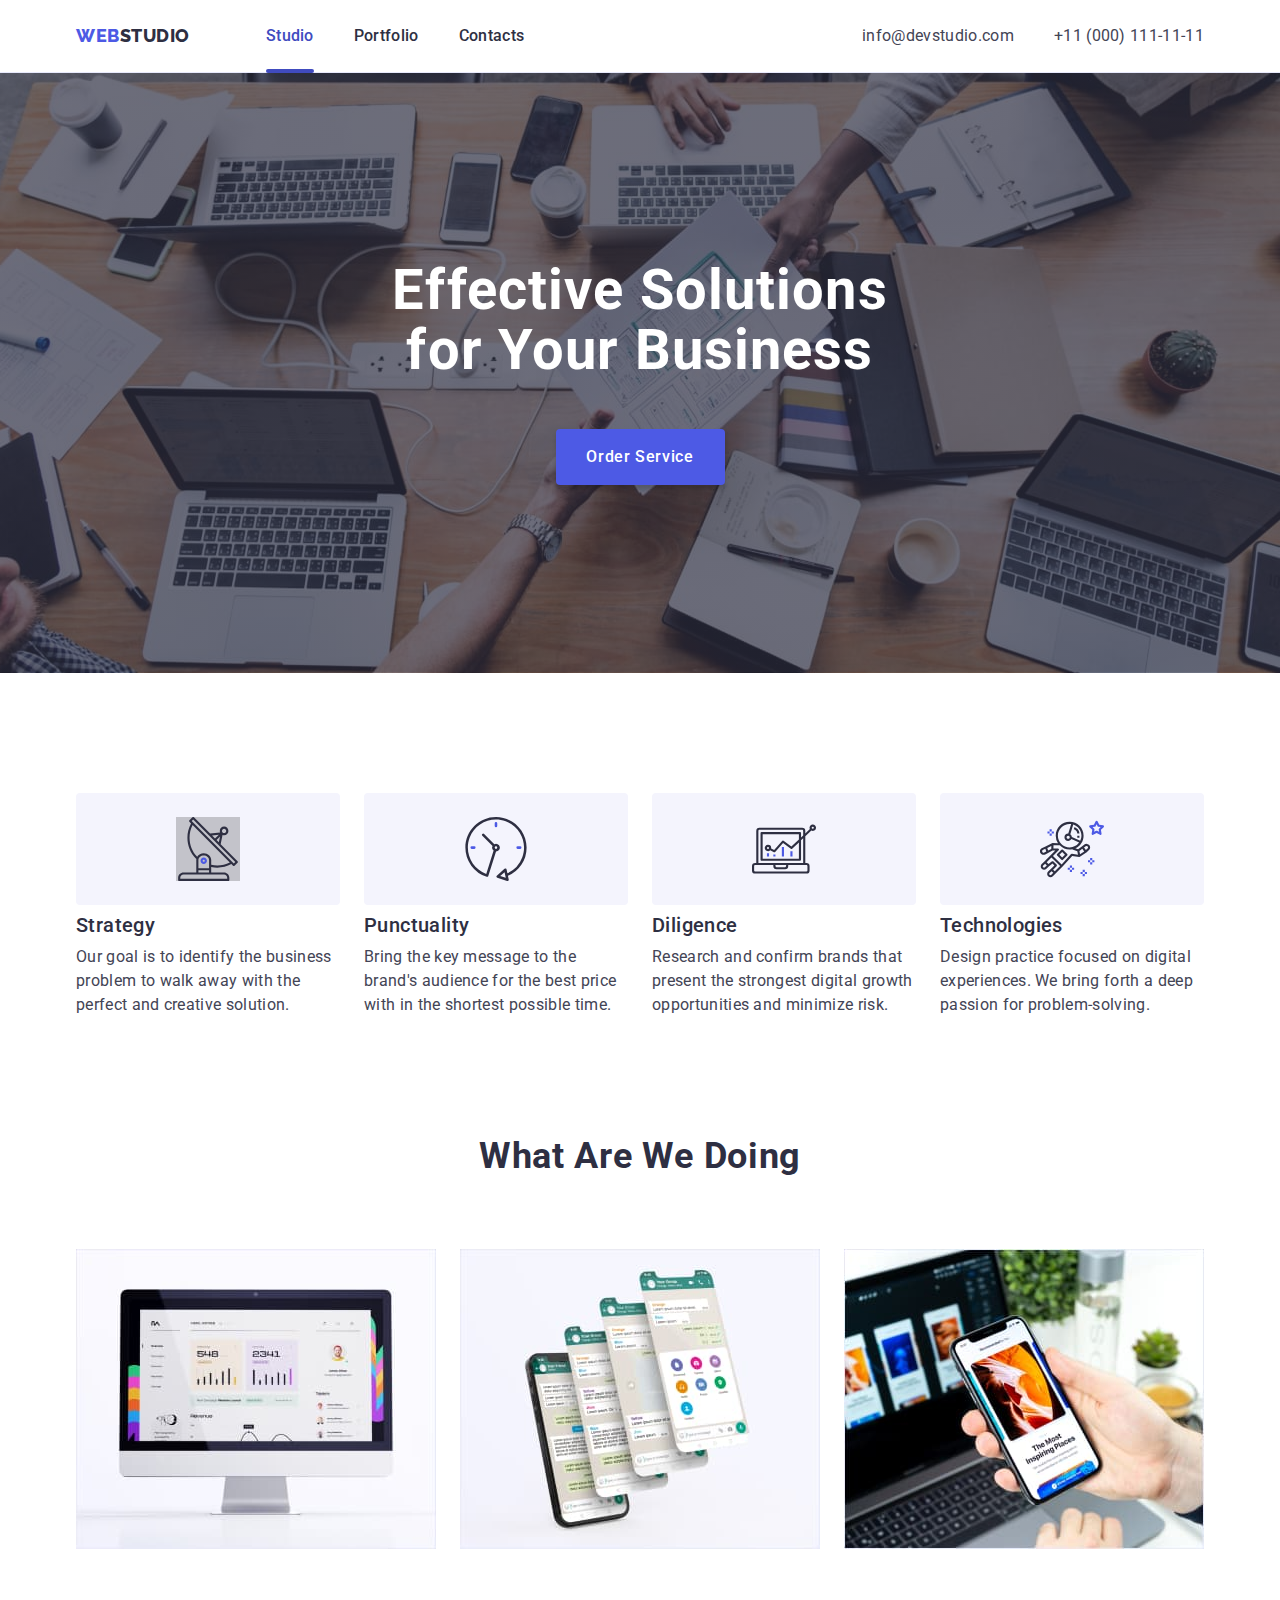
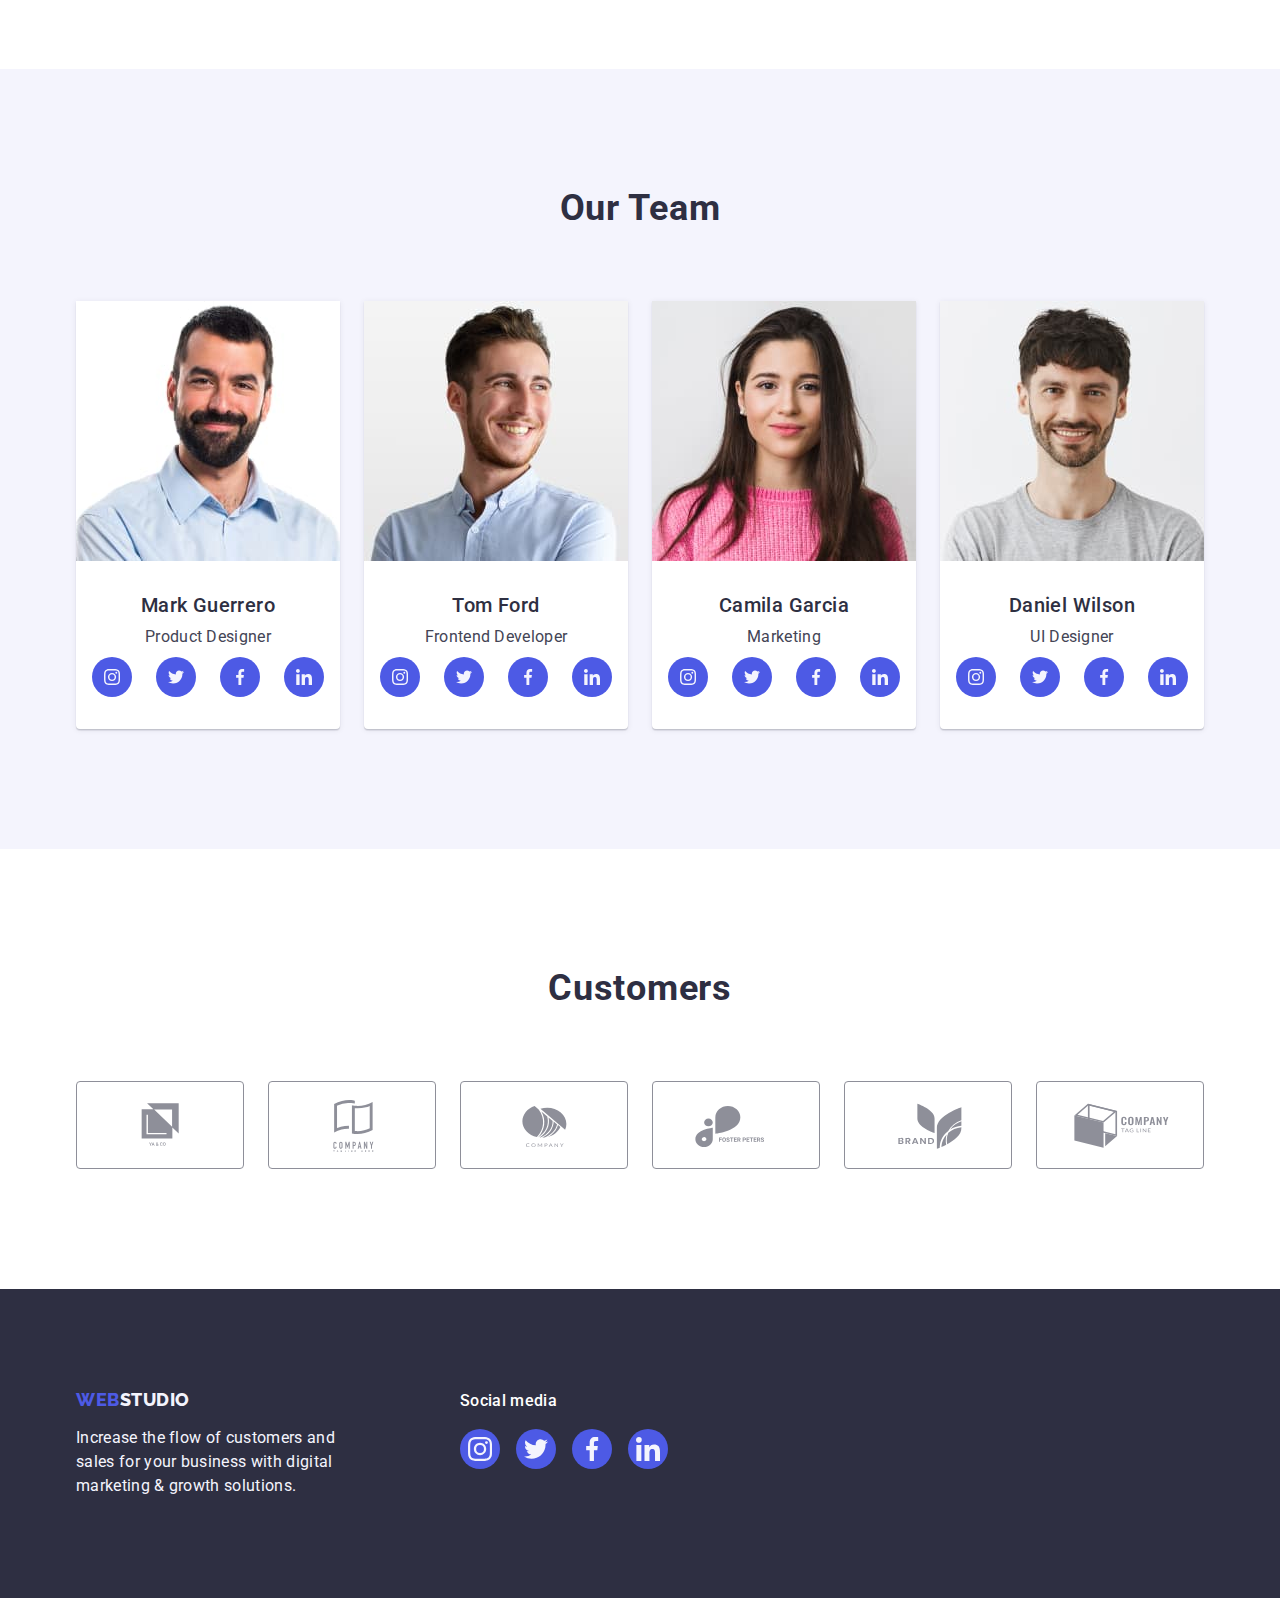
<file: index.html>
<!DOCTYPE html>
<html lang="en">
  <head>
    <meta charset="UTF-8" />
    <meta name="viewport" content="width=device-width, initial-scale=1.0" />
    <title>Studio</title>
    <link rel="preconnect" href="https://fonts.googleapis.com" />
    <link rel="preconnect" href="https://fonts.gstatic.com" crossorigin />
    <link
      href="https://fonts.googleapis.com/css2?family=Montserrat:wght@400;600&family=Raleway:wght@800&family=Roboto:wght@400;500;700&display=swap"
      rel="stylesheet" />
    <link
      rel="stylesheet"
      href="//cdnjs.cloudflare.com/ajax/libs/modern-normalize/2.0.0/modern-normalize.min.css" />
    <link rel="stylesheet" href="./css/styles.css" />
  </head>
  <body>
    <header class="header">
      <div class="container header-cont">
        <nav class="header-nav">
          <a class="logo link" href="./index.html"
            >Web<span class="studio">Studio</span></a
          >
          <ul class="header-menu list">
            <li>
              <a class="link-logo link current" href="./index.html">Studio</a>
            </li>
            <li>
              <a class="link-logo link" href="./portfolio.html">Portfolio</a>
            </li>
            <li><a class="link-logo link" href="">Contacts</a></li>
          </ul>
        </nav>
        <address class="header-add">
          <ul class="add-list list">
            <li>
              <a class="address link" href="mailto:info@devstudio.com"
                >info@devstudio.com</a
              >
            </li>
            <li>
              <a class="address link" href="tel:+110001111111"
                >+11 (000) 111-11-11</a
              >
            </li>
          </ul>
        </address>
      </div>
    </header>
    <main>
      <section class="section-effect">
        <div class="container">
          <h1 class="effect-title">Effective Solutions for Your Business</h1>
          <button class="effect-button" data-modal-open type="button">
            Order Service
          </button>
        </div>
      </section>
      <section class="section-strategy">
        <div class="container">
          <h2 class="visually-hidden">our methods</h2>
          <ul class="list strategy-list">
            <li class="strategy-item">
              <div class="strategy-wrap">
                <!--<a class="link link-strategy" href="" target="_blank">-->
                <svg class="strategy-icon" width="64" height="64">
                  <use href="./images/icons.svg#icon-antenna-1-1"></use>
                </svg>
                <!--</a>-->
              </div>
              <h3 class="strategy-title title-three">Strategy</h3>
              <p class="strategy-text text">
                Our goal is to identify the business problem to walk away with
                the perfect and creative solution.
              </p>
            </li>
            <li class="strategy-item">
              <div class="strategy-wrap">
                <!-- <a class="link link-strategy" href="" target="_blank"> -->
                <svg class="strategy-icon" width="64" height="64">
                  <use href="./images/icons.svg#icon-clock-1"></use>
                </svg>
                <!-- </a> -->
              </div>
              <h3 class="strategy-title title-three">Punctuality</h3>
              <p class="strategy-text text">
                Bring the key message to the brand's audience for the best price
                with in the shortest possible time.
              </p>
            </li>
            <li class="strategy-item">
              <div class="strategy-wrap">
                <!-- <a class="link link-strategy" href="" target="_blank"> -->
                <svg class="strategy-icon" width="64" height="64">
                  <use href="./images/icons.svg#icon-diagram-1"></use>
                </svg>
                <!-- </a> -->
              </div>
              <h3 class="strategy-title title-three">Diligence</h3>
              <p class="strategy-text text">
                Research and confirm brands that present the strongest digital
                growth opportunities and minimize risk.
              </p>
            </li>
            <li class="strategy-item">
              <div class="strategy-wrap">
                <!-- <a class="link link-strategy" href="" target="_blank"> -->
                <svg class="strategy-icon" width="64" height="64">
                  <use href="./images/icons.svg#icon-astronaut-1"></use>
                </svg>
                <!-- </a> -->
              </div>
              <h3 class="strategy-title title-three">Technologies</h3>
              <p class="strategy-text text">
                Design practice focused on digital experiences. We bring forth a
                deep passion for problem-solving.
              </p>
            </li>
          </ul>
        </div>
      </section>
      <section class="section-doing">
        <div class="container">
          <h2 class="title-two">What are we doing</h2>
          <ul class="list doing-list">
            <li class="doing-item">
              <img
                src="./images/img-1.jpg"
                alt="Sales statistics"
                width="360"
                height="300" />
            </li>
            <li class="doing-item">
              <img
                src="./images/img-2.jpg"
                alt="Communication of employees in mobile applications"
                width="360"
                height="300" />
            </li>
            <li class="doing-item">
              <img
                src="./images/img-3.jpg"
                alt="The most inspiring places on your mobile phone"
                width="360"
                height="300" />
            </li>
          </ul>
        </div>
      </section>
      <section class="team">
        <div class="container">
          <h2 class="title-two">Our Team</h2>
          <ul class="list team-wrap">
            <li class="team-photo">
              <img
                src="./images/tem-img1.jpg"
                alt="Mark Guerrero"
                width="264"
                height="260" />
              <div class="team-name">
                <h3 class="title-three team-title">Mark Guerrero</h3>
                <p class="text team-text">Product Designer</p>
                <ul class="list team-social">
                  <li class="social-list">
                    <a class="link social ocean" href="" target="_blank">
                      <svg class="social-icon" width="16" height="16">
                        <use href="./images/icons.svg#icon-instagram-2"></use>
                      </svg>
                    </a>
                  </li>
                  <li class="social-list">
                    <a class="link social ocean" href="" target="_blank">
                      <svg class="social-icon" width="16" height="16">
                        <use href="./images/icons.svg#icon-twitter-1"></use>
                      </svg>
                    </a>
                  </li>
                  <li class="social-list">
                    <a class="link social ocean" href="" target="_blank">
                      <svg class="social-icon" width="16" height="16">
                        <use href="./images/icons.svg#icon-facebook-1"></use>
                      </svg>
                    </a>
                  </li>
                  <li class="social-list">
                    <a class="link social ocean" href="" target="_blank">
                      <svg class="social-icon" width="16" height="16">
                        <use href="./images/icons.svg#icon-linkedin-1"></use>
                      </svg>
                    </a>
                  </li>
                </ul>
              </div>
            </li>
            <li class="team-photo">
              <img
                src="./images/tem-img2.jpg"
                alt="Tom Ford"
                width="264"
                height="260" />
              <div class="team-name">
                <h3 class="title-three team-title">Tom Ford</h3>
                <p class="text team-text">Frontend Developer</p>
                <ul class="list team-social">
                  <li class="social-list">
                    <a class="link social ocean" href="" target="_blank">
                      <svg class="social-icon" width="16" height="16">
                        <use href="./images/icons.svg#icon-instagram-2"></use>
                      </svg>
                    </a>
                  </li>
                  <li class="social-list">
                    <a class="link social ocean" href="" target="_blank">
                      <svg class="social-icon" width="16" height="16">
                        <use href="./images/icons.svg#icon-twitter-1"></use>
                      </svg>
                    </a>
                  </li>
                  <li class="social-list">
                    <a class="link social ocean" href="" target="_blank">
                      <svg class="social-icon" width="16" height="16">
                        <use href="./images/icons.svg#icon-facebook-1"></use>
                      </svg>
                    </a>
                  </li>
                  <li class="social-list">
                    <a class="link social ocean" href="" target="_blank">
                      <svg class="social-icon" width="16" height="16">
                        <use href="./images/icons.svg#icon-linkedin-1"></use>
                      </svg>
                    </a>
                  </li>
                </ul>
              </div>
            </li>
            <li class="team-photo">
              <img
                src="./images/tem-img3.jpg"
                alt="Camila Garcia"
                width="264"
                height="260" />
              <div class="team-name">
                <h3 class="title-three team-title">Camila Garcia</h3>
                <p class="text team-text">Marketing</p>
                <ul class="list team-social">
                  <li class="social-list">
                    <a class="link social ocean" href="" target="_blank">
                      <svg class="social-icon" width="16" height="16">
                        <use href="./images/icons.svg#icon-instagram-2"></use>
                      </svg>
                    </a>
                  </li>
                  <li class="social-list">
                    <a class="link social ocean" href="" target="_blank">
                      <svg class="social-icon" width="16" height="16">
                        <use href="./images/icons.svg#icon-twitter-1"></use>
                      </svg>
                    </a>
                  </li>
                  <li class="social-list">
                    <a class="link social ocean" href="" target="_blank">
                      <svg class="social-icon" width="16" height="16">
                        <use href="./images/icons.svg#icon-facebook-1"></use>
                      </svg>
                    </a>
                  </li>
                  <li class="social-list">
                    <a class="link social ocean" href="" target="_blank">
                      <svg class="social-icon" width="16" height="16">
                        <use href="./images/icons.svg#icon-linkedin-1"></use>
                      </svg>
                    </a>
                  </li>
                </ul>
              </div>
            </li>
            <li class="team-photo">
              <img
                src="./images/tem-img4.jpg"
                alt="Daniel Wilson"
                width="264"
                height="260" />
              <div class="team-name">
                <h3 class="title-three team-title">Daniel Wilson</h3>
                <p class="text team-text">UI Designer</p>
                <ul class="list team-social">
                  <li class="social-list">
                    <a class="link social ocean" href="" target="_blank">
                      <svg class="social-icon" width="16" height="16">
                        <use href="./images/icons.svg#icon-instagram-2"></use>
                      </svg>
                    </a>
                  </li>
                  <li class="social-list">
                    <a class="link social ocean" href="" target="_blank">
                      <svg class="social-icon" width="16" height="16">
                        <use href="./images/icons.svg#icon-twitter-1"></use>
                      </svg>
                    </a>
                  </li>
                  <li class="social-list">
                    <a class="link social ocean" href="" target="_blank">
                      <svg class="social-icon" width="16" height="16">
                        <use href="./images/icons.svg#icon-facebook-1"></use>
                      </svg>
                    </a>
                  </li>
                  <li class="social-list">
                    <a class="link social ocean" href="" target="_blank">
                      <svg class="social-icon" width="16" height="16">
                        <use href="./images/icons.svg#icon-linkedin-1"></use>
                      </svg>
                    </a>
                  </li>
                </ul>
              </div>
            </li>
          </ul>
        </div>
      </section>
      <section class="customers">
        <div class="container">
          <h2 class="title-two">Customers</h2>
          <ul class="list logo-customers">
            <li class="customers-items">
              <a class="link link-customers" href="#" target="_blank">
                <svg class="customers-icon" width="104" height="56">
                  <use href="./images/icons.svg#icon-Logo"></use>
                </svg>
              </a>
            </li>
            <li class="customers-items">
              <a class="link link-customers" href="" target="_blank">
                <svg class="customers-icon" width="104" height="56">
                  <use href="./images/icons.svg#icon-Logo-1"></use>
                </svg>
              </a>
            </li>
            <li class="customers-items">
              <a class="link link-customers" href="" target="_blank">
                <svg class="customers-icon" width="104" height="56">
                  <use href="./images/icons.svg#icon-Logo-2"></use>
                </svg>
              </a>
            </li>
            <li class="customers-items">
              <a class="link link-customers" href="" target="_blank">
                <svg class="customers-icon" width="104" height="56">
                  <use href="./images/icons.svg#icon-Logo-3"></use>
                </svg>
              </a>
            </li>
            <li class="customers-items">
              <a class="link link-customers" href="" target="_blank">
                <svg class="customers-icon" width="104" height="56">
                  <use href="./images/icons.svg#icon-Logo-4"></use>
                </svg>
              </a>
            </li>
            <li class="customers-items">
              <a class="link link-customers" href="" target="_blank">
                <svg class="customers-icon" width="104" height="56">
                  <use href="./images/icons.svg#icon-Logo-5"></use>
                </svg>
              </a>
            </li>
          </ul>
        </div>
      </section>
    </main>
    <footer class="footer">
      <div class="container container-footer">
        <div class="container-logo">
          <a class="logo link footer-logo" href="./index.html"
            >Web<span class="studio-footer">Studio</span></a
          >
          <p class="footer-text">
            Increase the flow of customers and sales for your business with
            digital marketing & growth solutions.
          </p>
        </div>
        <div class="container-social">
          <p class="footer-text-social">Social media</p>
          <ul class="list footer-social">
            <li class="social-list">
              <a class="link social green" href="" target="_blank">
                <svg class="social-icon" width="24" height="24">
                  <use href="./images/icons.svg#icon-instagram-2"></use>
                </svg>
              </a>
            </li>
            <li class="social-list">
              <a class="link social green" href="" target="_blank">
                <svg class="social-icon" width="24" height="24">
                  <use href="./images/icons.svg#icon-twitter-1"></use>
                </svg>
              </a>
            </li>
            <li class="social-list">
              <a class="link social green" href="" target="_blank">
                <svg class="social-icon" width="24" height="24">
                  <use href="./images/icons.svg#icon-facebook-1"></use>
                </svg>
              </a>
            </li>
            <li class="social-list">
              <a class="link social green" href="" target="_blank">
                <svg class="social-icon" width="24" height="24">
                  <use href="./images/icons.svg#icon-linkedin-1"></use>
                </svg>
              </a>
            </li>
          </ul>
        </div>
      </div>
    </footer>
    <div class="backdrop is-hidden" data-modal>
      <div class="modal">
        <button class="modal-btn" data-modal-close type="button">
          <svg class="modal-btn-icon" width="8" height="8">
            <use href="./images/icons.svg#icon-close-black-18dp"></use>
          </svg>
        </button>
      </div>
    </div>
    <script src="./js/modal.js"></script>
  </body>
</html>
</file>
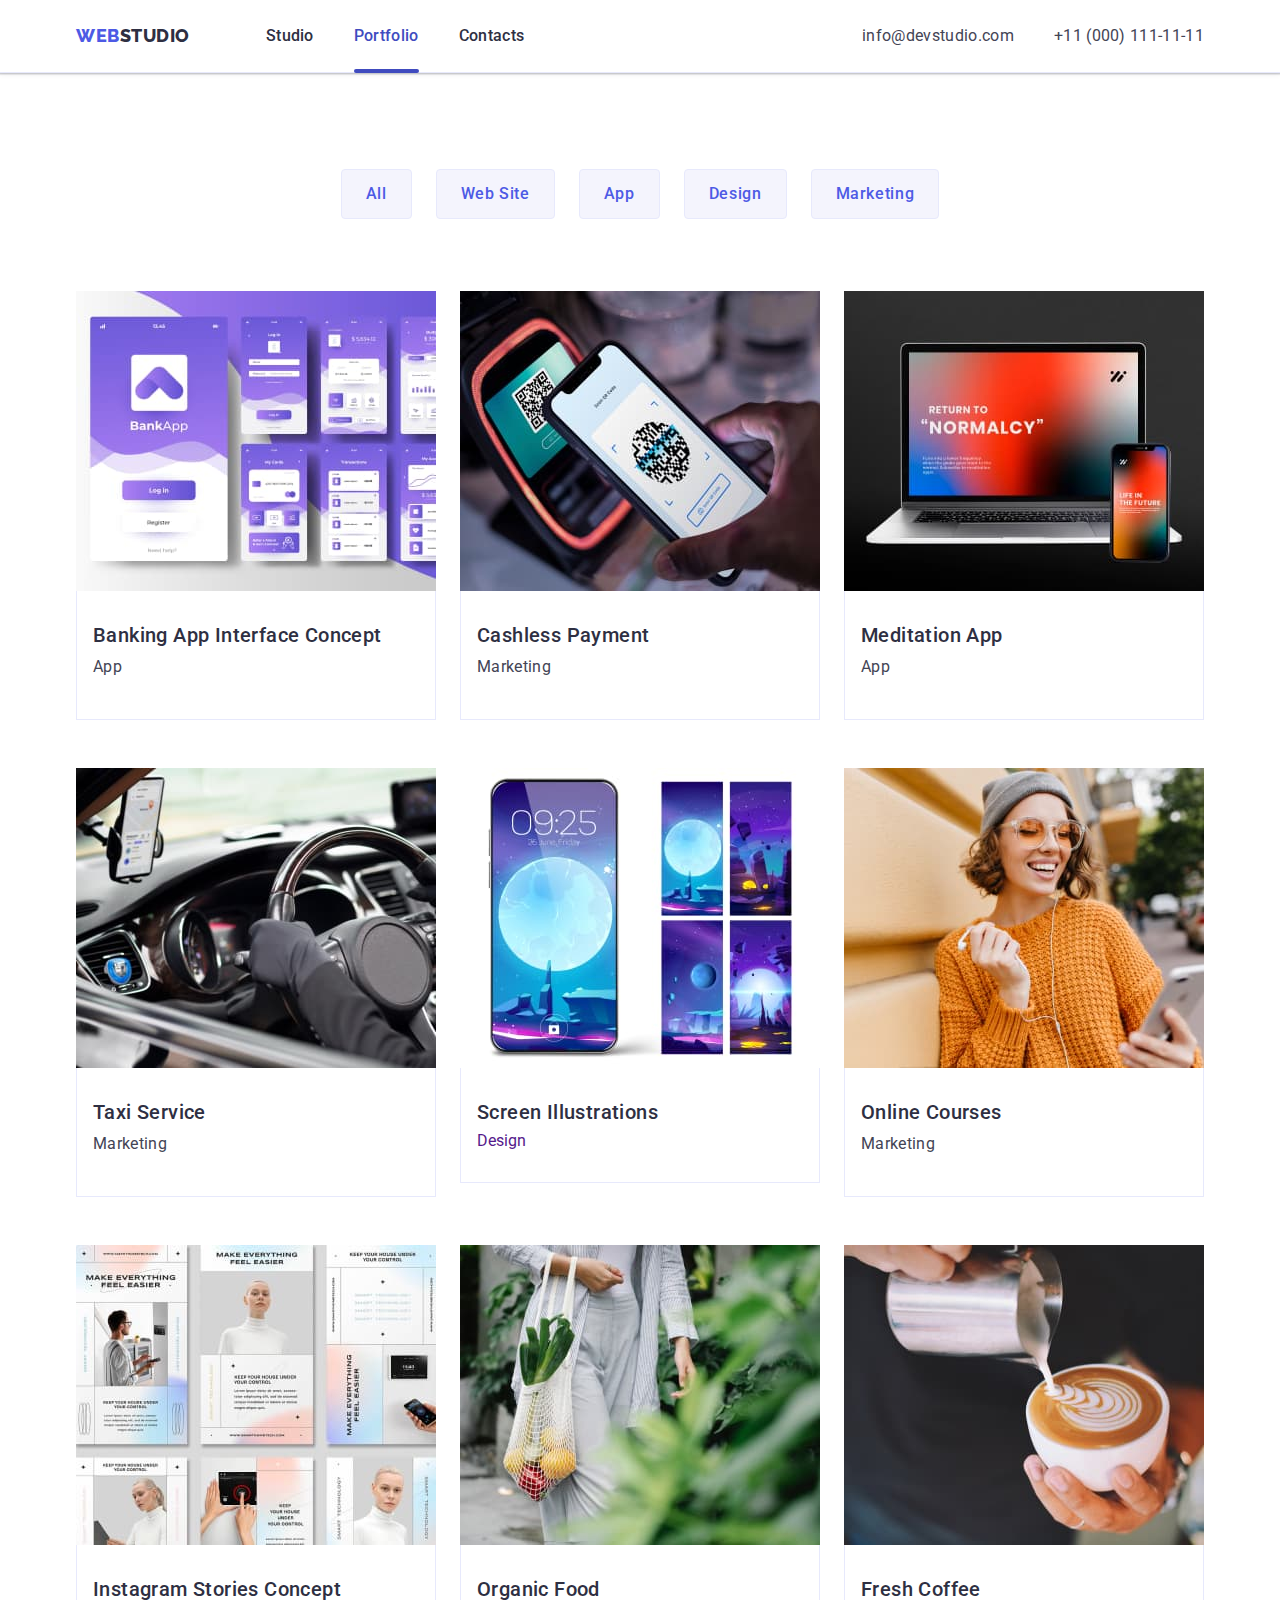
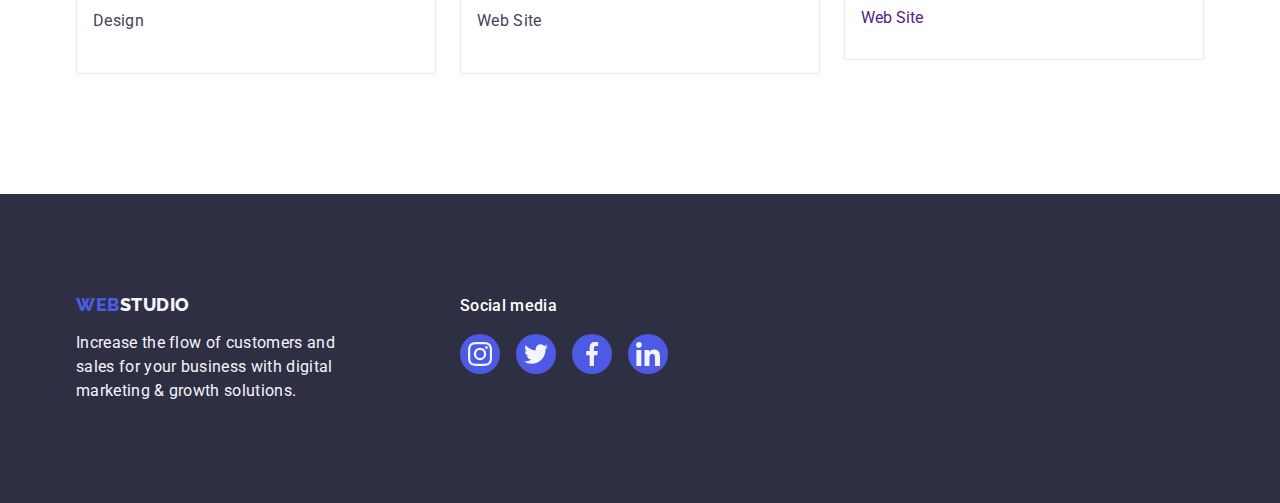
<file: portfolio.html>
<!DOCTYPE html>
<html lang="en">
  <head>
    <meta charset="UTF-8" />
    <meta name="viewport" content="width=device-width, initial-scale=1.0" />
    <title>Portfolio</title>
    <link rel="preconnect" href="https://fonts.googleapis.com" />
    <link rel="preconnect" href="https://fonts.gstatic.com" crossorigin />
    <link
      href="https://fonts.googleapis.com/css2?family=Montserrat:wght@400;600&family=Raleway:wght@800&family=Roboto:wght@400;500;700&display=swap"
      rel="stylesheet" />
    <link
      rel="stylesheet"
      href="//cdnjs.cloudflare.com/ajax/libs/modern-normalize/2.0.0/modern-normalize.min.css" />
    <link rel="stylesheet" href="./css/styles.css" />
  </head>
  <body>
    <header class="header">
      <div class="container header-cont">
        <nav class="header-nav">
          <a class="logo link" href="./index.html"
            >Web<span class="studio">Studio</span></a
          >
          <ul class="header-menu list">
            <li><a class="link-logo link" href="./index.html">Studio</a></li>
            <li>
              <a class="link-logo link current" href="./portfolio.html"
                >Portfolio</a
              >
            </li>
            <li><a class="link-logo link" href="">Contacts</a></li>
          </ul>
        </nav>
        <address class="header-add">
          <ul class="add-list list">
            <li>
              <a class="address link" href="mailto:info@devstudio.com"
                >info@devstudio.com</a
              >
            </li>
            <li>
              <a class="address link" href="tel:+110001111111"
                >+11 (000) 111-11-11</a
              >
            </li>
          </ul>
        </address>
      </div>
    </header>

    <main>
      <section class="portfolio">
        <div class="container">
          <h1 class="visually-hidden">Portfolio</h1>
          <ul class="list por">
            <li>
              <button class="portfolio-button" type="button">All</button>
            </li>
            <li>
              <button class="portfolio-button" type="button">Web Site</button>
            </li>
            <li>
              <button class="portfolio-button" type="button">App</button>
            </li>
            <li>
              <button class="portfolio-button" type="button">Design</button>
            </li>
            <li>
              <button class="portfolio-button" type="button">Marketing</button>
            </li>
          </ul>

          <ul class="list por-list">
            <li class="por-items">
              <a class="link por-link" href="">
                <div class="portfolio-wrap">
                  <img
                    src="./images/portfolio-img1.jpg"
                    alt="Banking app screen"
                    width="360"
                    height="300" />
                  <!--<div class="portfolio-cover">-->
                  <p class="portfolio-cover-text">
                    14 Stylish and User-Friendly App Design Concepts · Task
                    Manager App · Calorie Tracker App · Exotic Fruit Ecommerce
                    App · Cloud Storage App
                  </p>
                  <!--</div>-->
                </div>
                <div class="poritem-text">
                  <h2 class="title-three port">
                    Banking App Interface Concept
                  </h2>
                  <p class="text port">App</p>
                </div>
              </a>
            </li>
            <li class="por-items">
              <a class="link por-link" href="">
                <div class="portfolio-wrap">
                  <img
                    src="./images/portfolio-img2.jpg"
                    alt="Cashless Payment"
                    width="360"
                    height="300" />

                  <p class="portfolio-cover-text">
                    14 Stylish and User-Friendly App Design Concepts · Task
                    Manager App · Calorie Tracker App · Exotic Fruit Ecommerce
                    App · Cloud Storage App
                  </p>
                </div>

                <div class="poritem-text">
                  <h2 class="title-three port">Cashless Payment</h2>
                  <p class="text port">Marketing</p>
                </div>
              </a>
            </li>
            <li class="por-items">
              <a class="link por-link" href="">
                <div class="portfolio-wrap">
                  <img
                    src="./images/portfolio-img3.jpg"
                    alt="Meditation App"
                    width="360"
                    height="300" />

                  <p class="portfolio-cover-text">
                    14 Stylish and User-Friendly App Design Concepts · Task
                    Manager App · Calorie Tracker App · Exotic Fruit Ecommerce
                    App · Cloud Storage App
                  </p>
                </div>
                <div class="poritem-text">
                  <h2 class="title-three port">Meditation App</h2>
                  <p class="text port">App</p>
                </div>
              </a>
            </li>
            <li class="por-items">
              <a class="link por-link" href="">
                <div class="portfolio-wrap">
                  <img
                    src="./images/portfolio-img4.jpg"
                    alt="Taxi"
                    width="360"
                    height="300" />

                  <p class="portfolio-cover-text">
                    14 Stylish and User-Friendly App Design Concepts · Task
                    Manager App · Calorie Tracker App · Exotic Fruit Ecommerce
                    App · Cloud Storage App
                  </p>
                </div>
                <div class="poritem-text">
                  <h2 class="title-three port">Taxi Service</h2>
                  <p class="text port">Marketing</p>
                </div>
              </a>
            </li>
            <li class="por-items">
              <a class="link por-link" href="">
                <div class="portfolio-wrap">
                  <img
                    src="./images/portfolio-img5.jpg"
                    alt="mobile screen"
                    width="360"
                    height="300" />

                  <p class="portfolio-cover-text">
                    14 Stylish and User-Friendly App Design Concepts · Task
                    Manager App · Calorie Tracker App · Exotic Fruit Ecommerce
                    App · Cloud Storage App
                  </p>
                </div>
                <div class="poritem-text">
                  <h2 class="title-three port">Screen Illustrations</h2>
                  <p class="tex portt">Design</p>
                </div>
              </a>
            </li>
            <li class="por-items">
              <a class="link por-link" href="">
                <div class="portfolio-wrap">
                  <img
                    src="./images/portfolio-img6.jpg"
                    alt="girl with mobile phone"
                    width="360"
                    height="300" />

                  <p class="portfolio-cover-text">
                    14 Stylish and User-Friendly App Design Concepts · Task
                    Manager App · Calorie Tracker App · Exotic Fruit Ecommerce
                    App · Cloud Storage App
                  </p>
                </div>
                <div class="poritem-text">
                  <h2 class="title-three port">Online Courses</h2>
                  <p class="text port">Marketing</p>
                </div>
              </a>
            </li>
            <li class="por-items">
              <a class="link por-link" href="">
                <div class="portfolio-wrap">
                  <img
                    src="./images/portfolio-img7.jpg"
                    alt="Instagram screen"
                    width="360"
                    height="300" />

                  <p class="portfolio-cover-text">
                    14 Stylish and User-Friendly App Design Concepts · Task
                    Manager App · Calorie Tracker App · Exotic Fruit Ecommerce
                    App · Cloud Storage App
                  </p>
                </div>
                <div class="poritem-text">
                  <h2 class="title-three port">Instagram Stories Concept</h2>
                  <p class="text port">Design</p>
                </div>
              </a>
            </li>
            <li class="por-items">
              <a class="link por-link" href="">
                <div class="portfolio-wrap">
                  <img
                    src="./images/portfolio-img8.jpg"
                    alt="Organic Food"
                    width="360"
                    height="300" />

                  <p class="portfolio-cover-text">
                    14 Stylish and User-Friendly App Design Concepts · Task
                    Manager App · Calorie Tracker App · Exotic Fruit Ecommerce
                    App · Cloud Storage App
                  </p>
                </div>
                <div class="poritem-text">
                  <h2 class="title-three port">Organic Food</h2>
                  <p class="text port">Web Site</p>
                </div>
              </a>
            </li>
            <li class="por-items">
              <a class="link por-link" href="">
                <div class="portfolio-wrap">
                  <img
                    src="./images/portfolio-img9.jpg"
                    alt="Fresh Coffee"
                    width="360"
                    height="300" />

                  <p class="portfolio-cover-text">
                    14 Stylish and User-Friendly App Design Concepts · Task
                    Manager App · Calorie Tracker App · Exotic Fruit Ecommerce
                    App · Cloud Storage App
                  </p>
                </div>
                <div class="poritem-text">
                  <h2 class="title-three port">Fresh Coffee</h2>
                  <p class="tex portt">Web Site</p>
                </div>
              </a>
            </li>
          </ul>
        </div>
      </section>
    </main>

    <footer class="footer">
      <div class="container container-footer">
        <div class="container-logo">
          <a class="logo link footer-logo" href="./index.html"
            >Web<span class="studio-footer">Studio</span></a
          >
          <p class="footer-text">
            Increase the flow of customers and sales for your business with
            digital marketing & growth solutions.
          </p>
        </div>
        <div class="container-social">
          <p class="footer-text-social">Social media</p>
          <ul class="list footer-social">
            <li class="social-list">
              <a class="link social green" href="" target="_blank">
                <svg class="social-icon" width="24" height="24">
                  <use href="./images/icons.svg#icon-instagram-2"></use>
                </svg>
              </a>
            </li>
            <li class="social-list">
              <a class="link social green" href="" target="_blank">
                <svg class="social-icon" width="24" height="24">
                  <use href="./images/icons.svg#icon-twitter-1"></use>
                </svg>
              </a>
            </li>
            <li class="social-list">
              <a class="link social green" href="" target="_blank">
                <svg class="social-icon" width="24" height="24">
                  <use href="./images/icons.svg#icon-facebook-1"></use>
                </svg>
              </a>
            </li>
            <li class="social-list">
              <a class="link social green" href="" target="_blank">
                <svg class="social-icon" width="24" height="24">
                  <use href="./images/icons.svg#icon-linkedin-1"></use>
                </svg>
              </a>
            </li>
          </ul>
        </div>
      </div>
    </footer>
  </body>
</html>
</file>
<file: css/styles.css>
* {
  box-sizing: border-box;
}
:root {
  --iris: #4d5ae5;
  --navyblue: #2e2f42;
  --white: #fff;
  --slate: #434455;
  --cloud: #f4f4fd;
  --dairy: #fcfcfc;
  --cornflower: #e7e9fc;
}
.visually-hidden {
  position: absolute;
  width: 1px;
  height: 1px;
  margin: -1px;
  border: 0;
  padding: 0;
  white-space: nowrap;
  clip-path: inset(100%);
  clip: rect(0 0 0 0);
  overflow: hidden;
}
/* =============================================== */
body {
  font-family: "Roboto", sans-serif;
  color: #434455;
  background-color: var(--white, #fff);
}
.list {
  list-style: none;
}
ul,
ol {
  margin-bottom: 0;
  margin-top: 0;
  padding-left: 0;
}
.link {
  text-decoration: none;
  display: block;
  /* margin: 0;
  padding-left: 0;*/
}
.header-add {
  font-style: normal;
}
h1,
h2,
h3,
h4,
h5,
h6,
p {
  margin-top: 0;
  margin-bottom: 0;
}
img {
  display: block;
  max-width: 100%;
  height: auto;
}
.container {
  /* width: 100%;*/
  max-width: 1158px;
  padding-left: 15px;
  padding-right: 15px;
  margin: 0 auto;
}
/*  ===header============================================   */

.header {
  padding-top: 24px;
  padding-bottom: 24px;
  border-bottom: 1px solid var(--cornflower, #e7e9fc);
  background: var(--white, #fff);
  box-shadow: 0px 1px 6px 0px rgba(46, 47, 66, 0.08),
    0px 1px 1px 0px rgba(46, 47, 66, 0.16),
    0px 2px 1px 0px rgba(46, 47, 66, 0.08);
}
.header-cont {
  display: flex;

  /*padding-left: 76px;
  align-items: center;*/
}
.header-nav {
  /* padding-top: 24px;*/
  display: inline-flex;
  height: 24px;
  align-items: center;
  flex-shrink: 0;
  /*gap: 76px;*/
}
.header-menu {
  display: inline-flex;
  align-items: flex-start;
  gap: 40px;
  /*padding-top: 24px;
  padding-bottom: 24px;*/
}
.logo {
  font-family: "Raleway", sans-serif;
  font-size: 18px;
  font-weight: 800;
  line-height: 1.17;
  letter-spacing: 0.03em;
  text-transform: uppercase;
  color: var(--iris, #4d5ae5);
  margin-right: 76px;
  /* padding: 20px 0;*/
}

.studio {
  color: var(--navyblue, #2e2f42);
}

.link-logo {
  font-size: 16px;
  font-weight: 500;
  line-height: 1.5;
  letter-spacing: 0.02em;
  color: var(--navyblue, #2e2f42);
  padding-top: 24px;
  padding-bottom: 24px;
  transition: color 250ms cubic-bezier(0.4, 0, 0.2, 1);
  /*padding: 10px 0;*/
}
.current {
  font-size: 16px;
  font-weight: 500;
  line-height: 1.5;
  letter-spacing: 0.02em;
  color: var(--ocean, #404bbf);
  padding-top: 24px;
  padding-bottom: 24px;
  position: relative;
  display: block;
  /* margin-bottom: 20px;*/
}
.link-logo:hover,
.link-logo:focus {
  color: var(--ocean, #404bbf);
}

.add-list {
  display: flex;
  gap: 40px;
}
.header-add {
  margin-left: auto;
}
.address {
  color: var(--slate, #434455);
  font-size: 16px;
  line-height: 1.5;
  letter-spacing: 0.02em;
  transition: color 250ms cubic-bezier(0.4, 0, 0.2, 1);
  /* padding: 10px 0;*/
}

.address:hover,
.address:focus {
  color: var(--ocean, #404bbf);
}
.current::after {
  content: "";
  width: 100%;
  height: 4px;
  border-radius: 2px;
  background: var(--ocean, #404bbf);
  position: absolute;
  margin-top: 45px;
  left: 0;
}
/*================================================================*/
.section-effect {
  background: var(--navyblue, #2e2f42);
  padding: 188px 0;
  background-image: linear-gradient(
      rgba(46, 47, 66, 0.7),
      rgba(46, 47, 66, 0.7)
    ),
    url(../images/people-office.jpg);
  max-width: 1440px;
  background-repeat: no-repeat;
  background-position: center;
  background-size: cover;
}
/*.effect-wrap {
  padding-top: 188px;
  padding-bottom: 292px;
  /*width: 1440px;
  height: 600px;
  margin-bottom: 120px;
}*/

.effect-title {
  color: var(--white, #fff);
  text-align: center;
  font-size: 56px;
  line-height: 1.07;
  letter-spacing: 0.02em;
  max-width: 496px;
  margin: 0 auto;
  margin-bottom: 48px;
}

.effect-button {
  background: var(--iris, #4d5ae5);
  color: var(--white, #fff);
  font-size: 16px;
  font-weight: 500;
  line-height: 1.5;
  letter-spacing: 0.04em;
  font-family: "Roboto", sans-serif;
  cursor: pointer;
  border: none;
  border-radius: 4px;
  box-shadow: 0px 4px 4px 0px rgba(0, 0, 0, 0.15);
  display: block;
  /*padding: 16px 32px;
  align-items: flex-start;
  gap: 10px;*/
  margin: 0 auto;
  min-width: 169px;
  height: 56px;
  transition: background-color 250ms cubic-bezier(0.4, 0, 0.2, 1);
}
.effect-button:hover,
.effect-button:focus {
  background-color: var(--ocean, #404bbf);
}

/* .section-strategy {}=============== */
.section-strategy {
  padding-top: 120px;
  padding-bottom: 120px;
}
.strategy-list {
  display: flex;
  gap: 24px;
}
.strategy-item {
  width: calc((100% - 72px) / 4);
}
.strategy-wrap {
  display: flex;
  align-items: center;
  justify-content: center;
  height: 112px;
  background-color: var(--cloud, #f4f4fd);
  border-radius: 4px;
  margin-bottom: 8px;
  /*width: 264px;
    flex-shrink: 0;*/
}
.title-three {
  color: var(--navyblue, #2e2f42);
  font-size: 20px;
  font-weight: 500;
  line-height: 1.2;
  letter-spacing: 0.02em;
}
.strategy-title {
  margin-bottom: 8px;
}

.text {
  color: var(--slate, #434455);
  font-size: 16px;
  line-height: 1.5;
  letter-spacing: 0.02em;
}
.link-strategy {
  /*width: 264px;
  height: 112px;
  flex-shrink: 0;
  border-radius: 4px;
  background: var(--cloud, #f4f4fd);
  display: flex;
  align-items: center;
  justify-content: center;
  margin-bottom: 8px;*/
}

/* .section-doing  =================*/
.section-doing {
  padding-bottom: 120px;
}
.title-two {
  color: var(--navyblue, #2e2f42);
  text-align: center;
  font-size: 36px;
  line-height: 1.11;
  letter-spacing: 0.02em;
  text-transform: capitalize;
  margin-bottom: 72px;
}
.doing-list {
  display: flex;
  gap: 24px;
  flex-shrink: 0;
}
.doing-item {
  width: calc((100% - 48px) / 3);
}
/* ==============team=================== */
.team {
  background-color: #f4f4fd;
  padding-bottom: 120px;
  padding-top: 120px;
}
.team-wrap {
  display: flex;
  gap: 24px;
  flex-shrink: 0;
}

.team-photo {
  background-color: #fff;
  display: inline-flex;
  width: calc((100% 72px) / 4);
  padding-bottom: 0px;
  flex-direction: column;
  justify-content: center;
  align-items: center;
  /*gap: 32px;*/
  border-radius: 0px 0px 4px 4px;
  box-shadow: 0px 2px 1px 0px rgba(46, 47, 66, 0.08),
    0px 1px 1px 0px rgba(46, 47, 66, 0.16),
    0px 1px 6px 0px rgba(46, 47, 66, 0.08);
}
.team-name {
  padding: 32px 0;
}
.team-title {
  text-align: center;
  margin-bottom: 8px;
}
.team-text {
  text-align: center;
  margin-bottom: 8px;
}
.team-social {
  display: flex;
  gap: 24px;
  justify-content: center;
}
.ocean:hover,
.ocean:focus {
  background-color: #404bbf;
}
/*===============footer================================================*/
.footer {
  background: var(--navyblue, #2e2f42);
  padding: 100px 0;
}
/*.footer-wrap {
  padding-top: 100px;
  padding-bottom: 100px;
}*/
.studio-footer {
  color: var(--cloud, #f4f4fd);
}
.footer-text {
  color: var(--cloud, #f4f4fd);
  font-size: 16px;
  line-height: 1.5;
  letter-spacing: 0.02em;
  max-width: 264px;
}
.footer-text-social {
  font-size: 16px;
  line-height: 1.5;
  letter-spacing: 0.02em;
  font-weight: 500;
  color: var(--white);
  margin-bottom: 16px;
}
.footer-logo {
  display: inline-block;
  margin-bottom: 16px;
  margin-right: 0;
}
.container-footer {
  display: flex;
  /* gap: 120px;*/
  align-items: baseline;
}
.container-logo {
  margin-right: 120px;
}
.footer-social {
  display: flex;
  gap: 16px;
  margin-top: 16px;
}
.social-icon {
  fill: #f4f4fd;
}
.social-list {
  width: 40px;
  height: 40px;
}
.social {
  width: 100%;
  height: 100%;
  background-color: var(--iris, #4d5ae5);
  border-radius: 50%;
  display: flex;
  align-items: center;
  justify-content: center;
  transition: background-color 250ms cubic-bezier(0.4, 0, 0.2, 1);
}

.green:hover,
.green:focus {
  background-color: #31d0aa;
}
/*============portfolio==================================*/
.portfolio {
  padding-top: 96px;
  padding-bottom: 120px;
}
.por {
  /* padding-top: 96px;*/
  margin-bottom: 72px;
  display: flex;
  /* padding: 12px 24px;*/
  justify-content: center;
  align-items: center;
  gap: 24px;
}
.portfolio-button {
  padding: 12px 24px;
  color: var(--iris, #4d5ae5);
  text-align: center;
  font-size: 16px;
  font-weight: 500;
  line-height: 1.5;
  letter-spacing: 0.04em;
  background: var(--cloud, #f4f4fd);
  font-family: inherit;
  cursor: pointer;
  font-family: "Roboto", sans-serif;
  border-radius: 4px;
  border: 1px solid var(--cornflower, #e7e9fc);
  transition: background-color 250ms cubic-bezier(0.4, 0, 0.2, 1),
    color 250ms cubic-bezier(0.4, 0, 0.2, 1),
    border-color 250ms cubic-bezier(0.4, 0, 0.2, 1),
    box-shadow 250ms cubic-bezier(0.4, 0, 0.2, 1);
}
.por-list {
  display: flex;
  flex-wrap: wrap;
  column-gap: 24px;
  row-gap: 48px;
  flex-shrink: 0;
}
.por-items {
  width: calc((100% - 48px) / 3);
  /*border: 1px solid var(--cornflower, #e7e9fc);*/
  background: var(--white, #fff);
  /*padding-bottom: 32px;*/
}
.poritem-text {
  /*display: flex;*/
  padding: 32px 16px;
  /* flex-direction: column;
  justify-content: center;
  align-items: flex-start;
  gap: 8px;*/
  border: 1px solid var(--cornflower, #e7e9fc);
  border-top: none;
}
.port {
  align-self: stretch;
  margin-bottom: 8px;
}
.portfolio-button:hover,
.portfolio-button:focus {
  background: var(--ocean, #404bbf);
  color: var(--white, #fff);
  border: 1px solid transparent;
  border-radius: 4px;
  box-shadow: 0px 2px 2px 0px rgba(0, 0, 0, 0.12),
    0px 2px 1px 0px rgba(0, 0, 0, 0.08), 0px 3px 1px 0px rgba(0, 0, 0, 0.1);
}
.por-link {
  transition: box-shadow 250ms cubic-bezier(0.4, 0, 0.2, 1);
}
.por-link:hover .portfolio-cover-text,
.por-link:focus .portfolio-cover-text {
  transform: translateY(0);
}
.por-link:hover,
.por-link:focus {
  box-shadow: 0px 1px 6px rgba(46, 47, 66, 0.08),
    0px 1px 1px rgba(46, 47, 66, 0.16), 0px 2px 1px rgba(46, 47, 66, 0.08);
}
.portfolio-wrap {
  position: relative;
  overflow: hidden;
}
/*
.portfolio-cover {
  position: absolute;
  background: var(--iris, #4d5ae5);
  top: 0;
  height: 100%;
  padding: 40px 32px 164px;
  transform: translateY(100%);
  transition: transform 250ms cubic-bezier(0.4, 0, 0.2, 1);
}*/
.portfolio-cover-text {
  position: absolute;
  top: 0;
  color: var(--cloud, #f4f4fd);
  font-size: 16px;
  line-height: 1.5; /* 150% */
  letter-spacing: 0.02em;
  padding: 40px 32px;
  background-color: var(--iris, #4d5ae5);
  height: 100%;
  width: 100%;
  transform: translateY(100%);
  transition: transform 250ms cubic-bezier(0.4, 0, 0.2, 1);
}
/*========customers==================*/
.customers {
  /*margin-top: 143px;
  outline: 1px solid red;*/
  padding-bottom: 120px;
  padding-top: 120px;
}
.logo-customers {
  /*padding-top: 64px;*/
  display: flex;
  gap: 24px;
  /* height: 77.88px;
    flex-shrink: 0;*/
}
.customers-items {
  width: calc((100% - 120px) / 6);
  height: 88px;
}
.customers-icon {
  /*filter: drop-shadow(0px 4px 4px rgba(0, 0, auto, 0.25));*/
  fill: currentColor;
}
.link-customers {
  width: 100%;
  height: 100%;
  border-radius: 4px;
  border: 1px solid var(--lightslate, #8e8f99);
  display: flex;
  align-items: center;
  justify-content: center;
  color: var(--lightslate, #8e8f99);
  transition: color 250ms cubic-bezier(0.4, 0, 0.2, 1),
    border-color 250ms cubic-bezier(0.4, 0, 0.2, 1);
}
.link-customers:hover,
.link-customers:focus {
  /*fill: var(--ocean);*/
  border-color: #404bbf;
  color: #404bbf;
}
.link-customers:hover .customers-icon {
  /* fill: #404bbf;
  border-color: var(--ocean);
  color: var(--ocean);*/
}
.link-customers:hover .customers-icon path {
  fill: #404bbf;
}
/*========modal==================*/
.backdrop {
  position: fixed;
  width: 100%;
  height: 100%;
  top: 0;
  background: var(--navyblue-modal, rgba(46, 47, 66, 0.4));
  transition: opacity 250ms cubic-bezier(0.4, 0, 0.2, 1),
    visibility 250ms cubic-bezier(0.4, 0, 0.2, 1);
}
.modal {
  position: absolute;
  top: 50%;
  left: 50%;
  transform: translate(-50%, -50%);
  width: 408px;
  min-height: 584px;
  flex-shrink: 0;
  border-radius: 4px;
  background: var(--dairy, #fcfcfc);
  box-shadow: 0px 2px 1px 0px rgba(0, 0, 0, 0.2),
    0px 1px 3px 0px rgba(0, 0, 0, 0.12), 0px 1px 1px 0px rgba(0, 0, 0, 0.14);
  transition: transform 250ms cubic-bezier(0.4, 0, 0.2, 1);
}
.modal-btn {
  position: absolute;
  display: flex;
  top: 24px;
  right: 24px;
  border-radius: 50%;
  background-color: var(--cornflower);
  padding: 0;
  width: 24px;
  height: 24px;
  border: 1px solid rgba(0, 0, 0, 0.1);
  align-items: center;
  justify-content: center;
  cursor: pointer;
  transition: background-color 250ms cubic-bezier(0.4, 0, 0.2, 1),
    border 250ms cubic-bezier(0.4, 0, 0.2, 1);
}
.modal-btn:hover,
.modal-btn:focus {
  background-color: #404bbf;
  border: none;
  fill: #fff;
}
.is-hidden {
  opacity: 0;
  visibility: hidden;
  pointer-events: none;
}
.backdrop.is-hidden .modal {
  transform: translate(50%, 50%) scaleY(1.5) rotate(90deg);
}
.modal-btn-icon {
  /*stroke: 1px;
  stroke: rgba(0, 0, 0, 0.1);
  fill: rgba(0, 0, 0, 0.1);*/
  transition: fill 250ms cubic-bezier(0.4, 0, 0.2, 1);
}
/*
.modal-btn:hover .modal-btn-icon {
  fill: #fff;
  stroke: white;
  background-color: var(--ocean);
}*/
</file>
